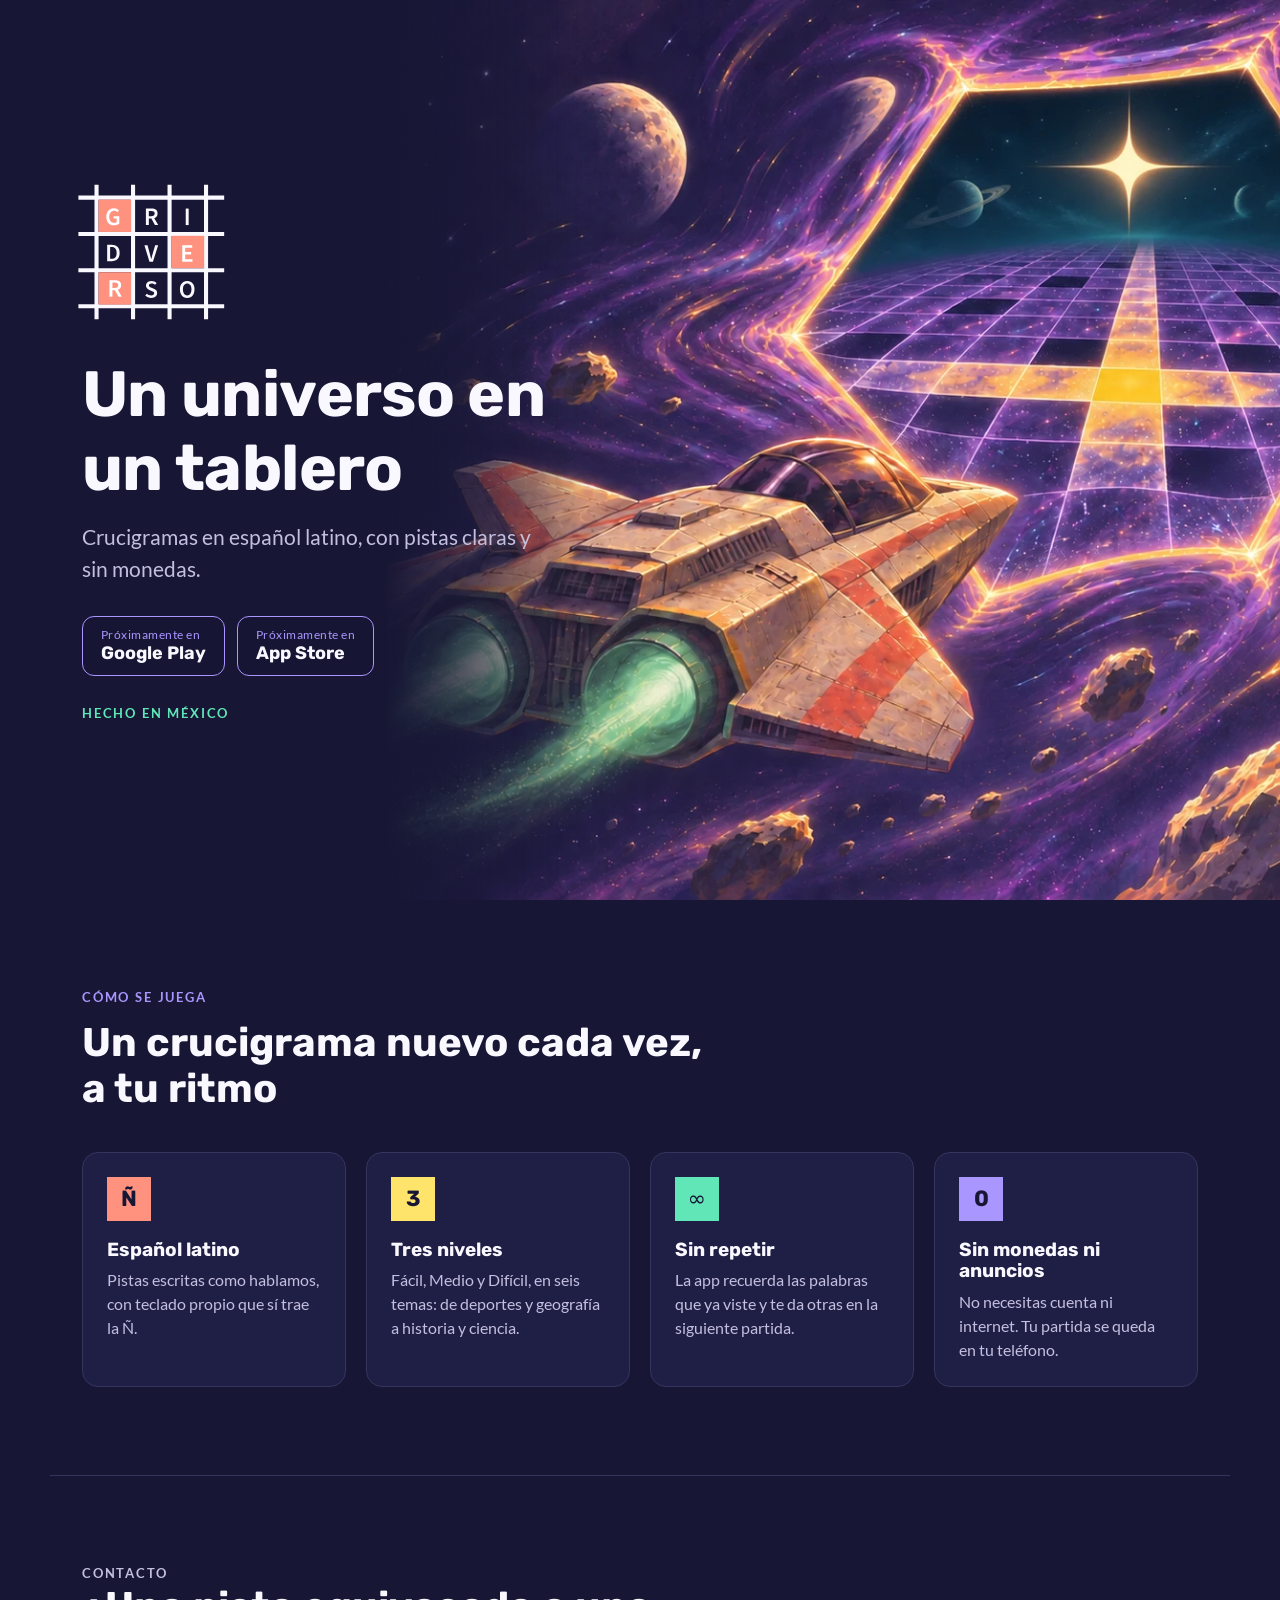
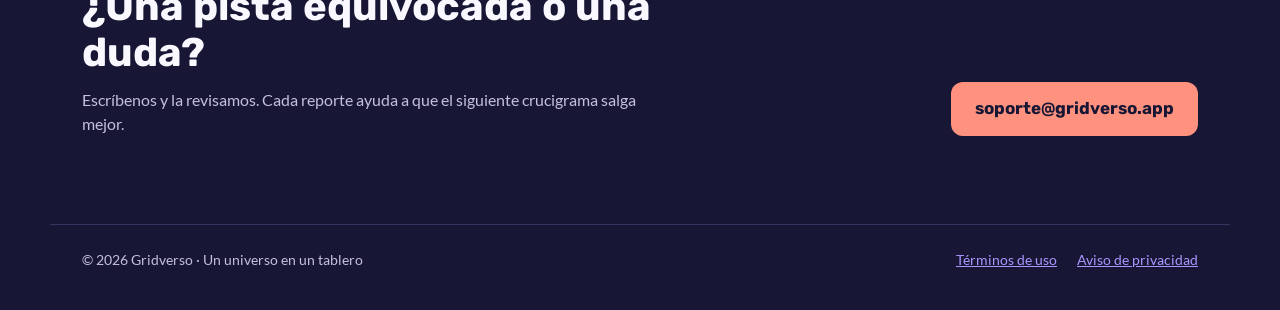
<file: index.html>
<!doctype html>
<html lang="es-MX">
<head>
  <meta charset="utf-8">
  <meta name="viewport" content="width=device-width, initial-scale=1, viewport-fit=cover">
  <meta name="description" content="Gridverso: un universo en un tablero. Crucigramas en español latino, con pistas claras y sin monedas.">
  <meta name="theme-color" content="#171735">
  <meta property="og:title" content="Gridverso — Un universo en un tablero">
  <meta property="og:description" content="Crucigramas en español latino, con pistas claras y sin monedas.">
  <meta property="og:image" content="https://gridverso.app/img/portada.webp">
  <meta property="og:url" content="https://gridverso.app/">
  <title>Gridverso</title>
  <link rel="icon" href="/img/logo-oscuro.svg" type="image/svg+xml">
  <link rel="preload" href="/fuentes/rubik-latin-700-normal.woff2" as="font" type="font/woff2" crossorigin>
  <link rel="stylesheet" href="/estilos.css">
</head>
<body>
  <header class="portada">
    <img class="portada__arte" src="/img/portada.webp" width="1672" height="941"
         alt="Una nave espacial vuela hacia un portal hexagonal que se abre a un tablero de crucigrama bajo una estrella brillante.">
    <div class="portada__contenido">
      <div class="portada__texto">
        <img class="logo" src="/img/logo-oscuro.svg" width="729" height="666" alt="Gridverso">
        <h1>Un universo en un tablero</h1>
        <p class="bajada">Crucigramas en español latino, con pistas claras y sin monedas.</p>
        <ul class="tiendas" aria-label="Disponibilidad">
          <li class="tienda"><small>Próximamente en</small><strong>Google Play</strong></li>
          <li class="tienda"><small>Próximamente en</small><strong>App Store</strong></li>
        </ul>
        <p class="etiqueta">Hecho en México</p>
      </div>
    </div>
  </header>

  <main>
    <section class="seccion" aria-labelledby="t-rasgos">
      <p class="etiqueta">Cómo se juega</p>
      <h2 id="t-rasgos">Un crucigrama nuevo cada vez, a tu ritmo</h2>
      <ul class="rasgos">
        <li class="rasgo">
          <span class="rasgo__casilla" aria-hidden="true">Ñ</span>
          <h3>Español latino</h3>
          <p>Pistas escritas como hablamos, con teclado propio que sí trae la Ñ.</p>
        </li>
        <li class="rasgo">
          <span class="rasgo__casilla" aria-hidden="true">3</span>
          <h3>Tres niveles</h3>
          <p>Fácil, Medio y Difícil, en seis temas: de deportes y geografía a historia y ciencia.</p>
        </li>
        <li class="rasgo">
          <span class="rasgo__casilla" aria-hidden="true">∞</span>
          <h3>Sin repetir</h3>
          <p>La app recuerda las palabras que ya viste y te da otras en la siguiente partida.</p>
        </li>
        <li class="rasgo">
          <span class="rasgo__casilla" aria-hidden="true">0</span>
          <h3>Sin monedas ni anuncios</h3>
          <p>No necesitas cuenta ni internet. Tu partida se queda en tu teléfono.</p>
        </li>
      </ul>
    </section>

    <section class="seccion contacto" aria-labelledby="t-contacto">
      <div>
        <p class="etiqueta">Contacto</p>
        <h2 id="t-contacto">¿Una pista equivocada o una duda?</h2>
        <p>Escríbenos y la revisamos. Cada reporte ayuda a que el siguiente crucigrama salga mejor.</p>
      </div>
      <a class="boton" href="mailto:soporte@gridverso.app">soporte@gridverso.app</a>
    </section>
  </main>

  <footer class="pie">
    <span>© 2026 Gridverso · Un universo en un tablero</span>
    <nav class="legales" aria-label="Legal">
      <a href="/terminos/">Términos de uso</a>
      <a href="/privacidad/">Aviso de privacidad</a>
    </nav>
  </footer>
</body>
</html>
</file>
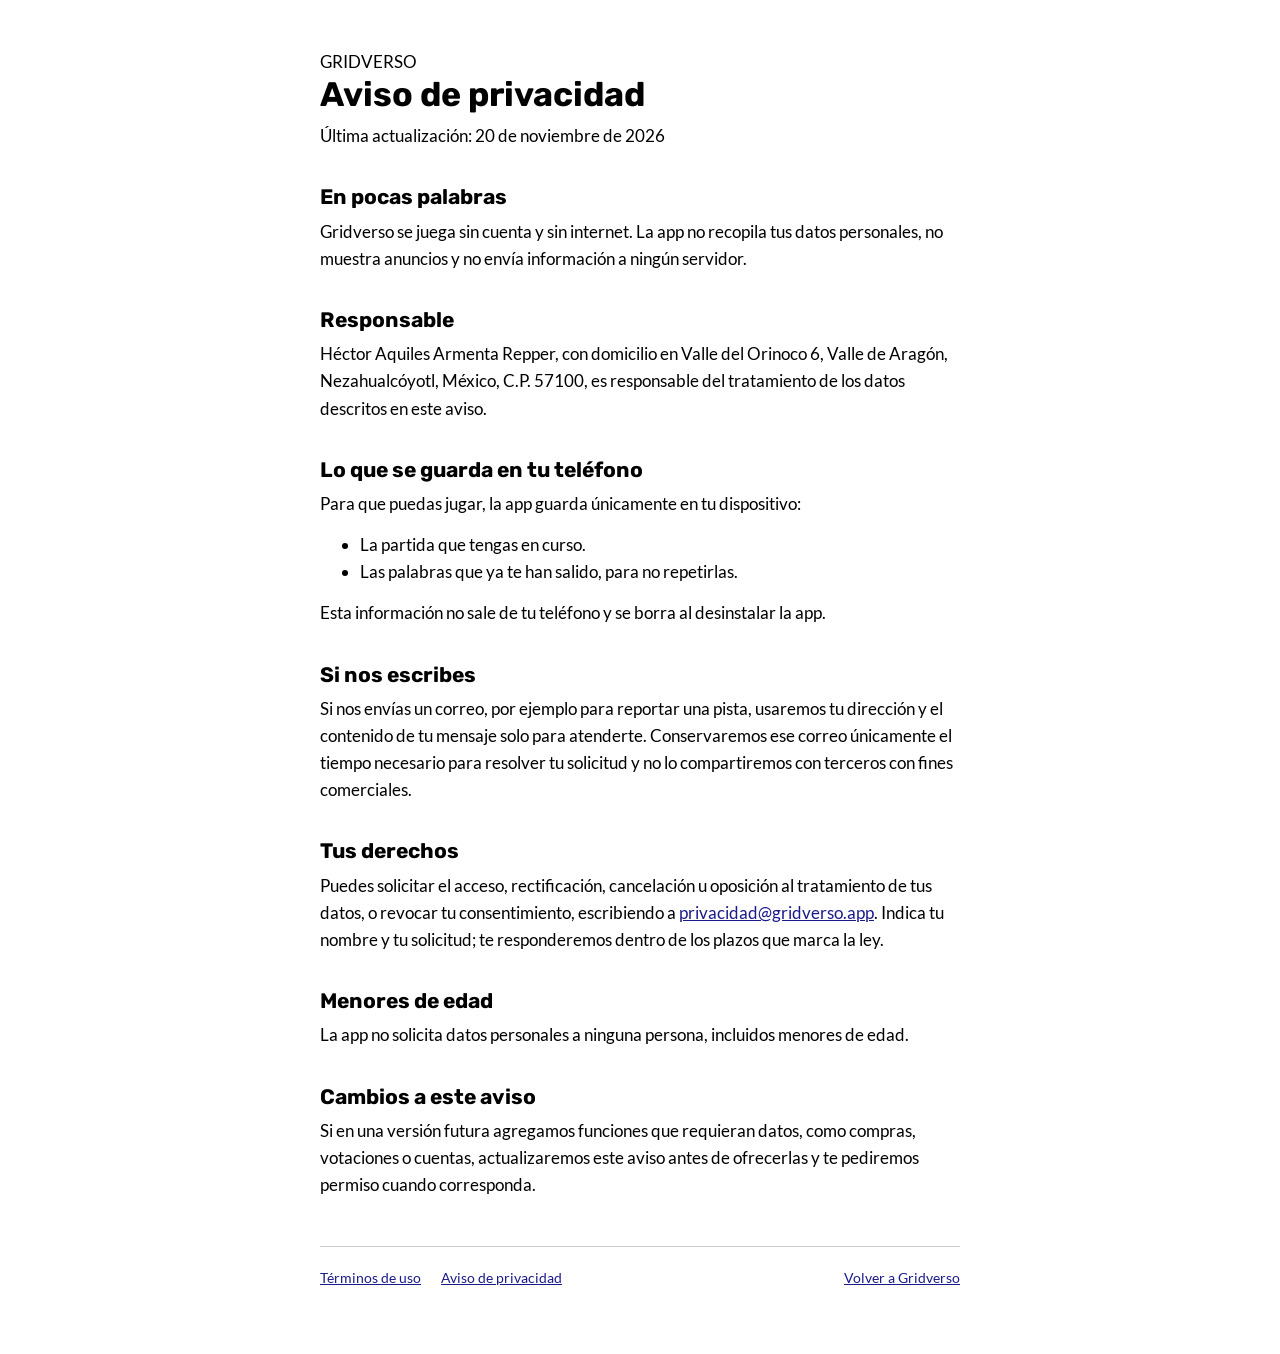
<file: privacidad/index.html>
<!doctype html>
<html lang="es-MX">
<head>
  <meta charset="utf-8">
  <meta name="viewport" content="width=device-width, initial-scale=1, viewport-fit=cover">
  <meta name="description" content="Aviso de privacidad de Gridverso.">
  <title>Aviso de privacidad de Gridverso</title>
  <link rel="stylesheet" href="/estilos.css">
</head>
<body class="legal">
  <main class="pagina">
    <a class="titulo" href="/" aria-label="Gridverso, ir al inicio">
      <span aria-hidden="true">G</span><span aria-hidden="true">R</span><span aria-hidden="true">I</span><span aria-hidden="true">D</span><span aria-hidden="true">V</span><span aria-hidden="true">E</span><span aria-hidden="true">R</span><span aria-hidden="true">S</span><span aria-hidden="true">O</span>
    </a>

    <h1>Aviso de privacidad</h1>
    <p class="nota">Última actualización: 20 de noviembre de 2026</p>

    <h2>En pocas palabras</h2>
    <p>Gridverso se juega sin cuenta y sin internet. La app no recopila tus datos personales, no muestra anuncios y no envía información a ningún servidor.</p>

    <h2>Responsable</h2>
    <p>Héctor Aquiles Armenta Repper, con domicilio en Valle del Orinoco 6, Valle de Aragón, Nezahualcóyotl, México, C.P. 57100, es responsable del tratamiento de los datos descritos en este aviso.</p>

    <h2>Lo que se guarda en tu teléfono</h2>
    <p>Para que puedas jugar, la app guarda únicamente en tu dispositivo:</p>
    <ul>
      <li>La partida que tengas en curso.</li>
      <li>Las palabras que ya te han salido, para no repetirlas.</li>
    </ul>
    <p>Esta información no sale de tu teléfono y se borra al desinstalar la app.</p>

    <h2>Si nos escribes</h2>
    <p>Si nos envías un correo, por ejemplo para reportar una pista, usaremos tu dirección y el contenido de tu mensaje solo para atenderte. Conservaremos ese correo únicamente el tiempo necesario para resolver tu solicitud y no lo compartiremos con terceros con fines comerciales.</p>

    <h2>Tus derechos</h2>
    <p>Puedes solicitar el acceso, rectificación, cancelación u oposición al tratamiento de tus datos, o revocar tu consentimiento, escribiendo a <a href="mailto:privacidad@gridverso.app">privacidad@gridverso.app</a>. Indica tu nombre y tu solicitud; te responderemos dentro de los plazos que marca la ley.</p>

    <h2>Menores de edad</h2>
    <p>La app no solicita datos personales a ninguna persona, incluidos menores de edad.</p>

    <h2>Cambios a este aviso</h2>
    <p>Si en una versión futura agregamos funciones que requieran datos, como compras, votaciones o cuentas, actualizaremos este aviso antes de ofrecerlas y te pediremos permiso cuando corresponda.</p>

    <footer class="pie">
      <nav class="legales" aria-label="Legal">
        <a href="/terminos/">Términos de uso</a>
        <a href="/privacidad/">Aviso de privacidad</a>
      </nav>
      <a href="/">Volver a Gridverso</a>
    </footer>
  </main>
</body>
</html>
</file>
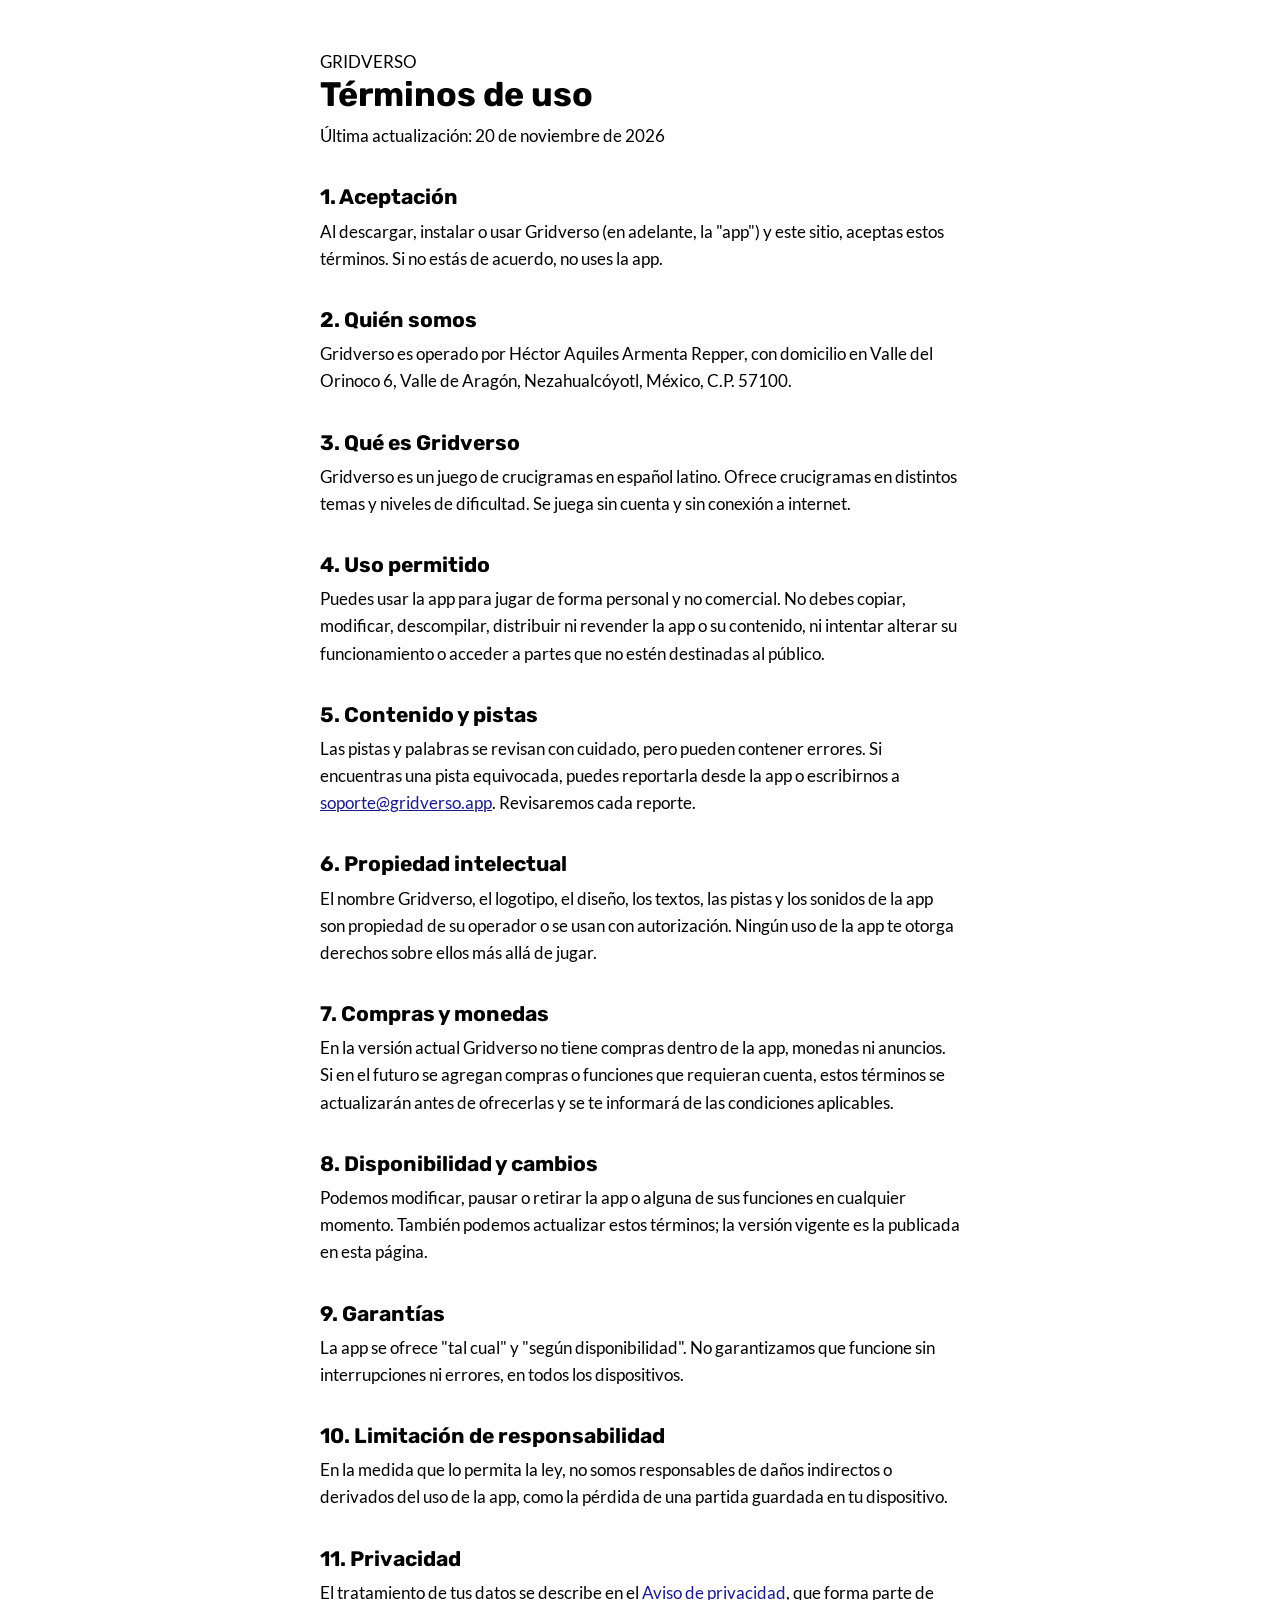
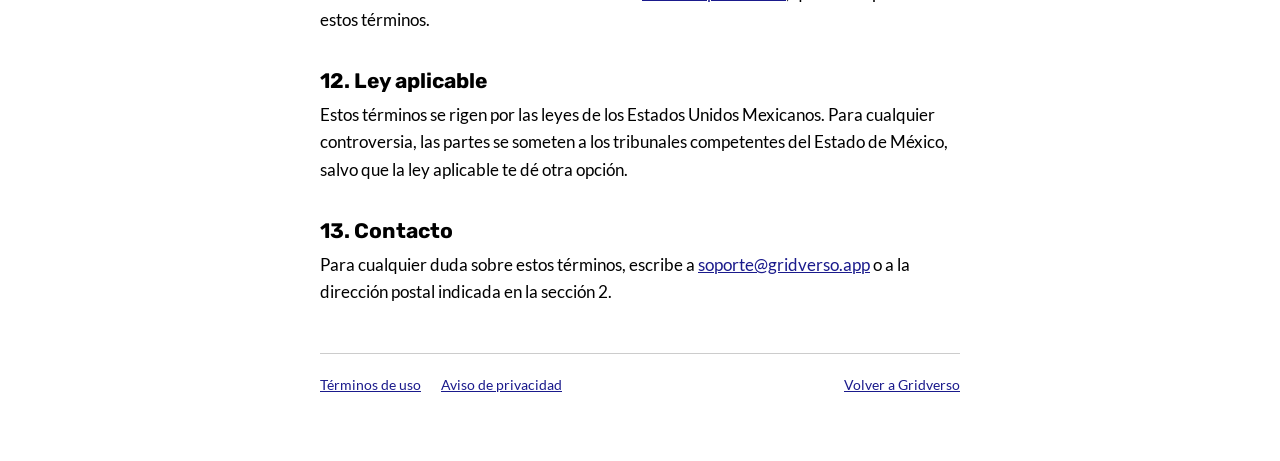
<file: terminos/index.html>
<!doctype html>
<html lang="es-MX">
<head>
  <meta charset="utf-8">
  <meta name="viewport" content="width=device-width, initial-scale=1, viewport-fit=cover">
  <meta name="description" content="Términos de uso de Gridverso.">
  <meta name="theme-color" content="#ffffff">
  <title>Términos de uso de Gridverso</title>
  <link rel="icon" href="/img/logo-oscuro.svg" type="image/svg+xml">
  <link rel="stylesheet" href="/estilos.css">
</head>
<body class="legal">
  <main class="pagina">
    <a class="titulo" href="/" aria-label="Gridverso, ir al inicio">
      <span aria-hidden="true">G</span><span aria-hidden="true">R</span><span aria-hidden="true">I</span><span aria-hidden="true">D</span><span aria-hidden="true">V</span><span aria-hidden="true">E</span><span aria-hidden="true">R</span><span aria-hidden="true">S</span><span aria-hidden="true">O</span>
    </a>

    <h1>Términos de uso</h1>
    <p class="nota">Última actualización: 20 de noviembre de 2026</p>

    <h2>1. Aceptación</h2>
    <p>Al descargar, instalar o usar Gridverso (en adelante, la "app") y este sitio, aceptas estos términos. Si no estás de acuerdo, no uses la app.</p>

    <h2>2. Quién somos</h2>
    <p>Gridverso es operado por Héctor Aquiles Armenta Repper, con domicilio en Valle del Orinoco 6, Valle de Aragón, Nezahualcóyotl, México, C.P. 57100.</p>

    <h2>3. Qué es Gridverso</h2>
    <p>Gridverso es un juego de crucigramas en español latino. Ofrece crucigramas en distintos temas y niveles de dificultad. Se juega sin cuenta y sin conexión a internet.</p>

    <h2>4. Uso permitido</h2>
    <p>Puedes usar la app para jugar de forma personal y no comercial. No debes copiar, modificar, descompilar, distribuir ni revender la app o su contenido, ni intentar alterar su funcionamiento o acceder a partes que no estén destinadas al público.</p>

    <h2>5. Contenido y pistas</h2>
    <p>Las pistas y palabras se revisan con cuidado, pero pueden contener errores. Si encuentras una pista equivocada, puedes reportarla desde la app o escribirnos a <a href="mailto:soporte@gridverso.app">soporte@gridverso.app</a>. Revisaremos cada reporte.</p>

    <h2>6. Propiedad intelectual</h2>
    <p>El nombre Gridverso, el logotipo, el diseño, los textos, las pistas y los sonidos de la app son propiedad de su operador o se usan con autorización. Ningún uso de la app te otorga derechos sobre ellos más allá de jugar.</p>

    <h2>7. Compras y monedas</h2>
    <p>En la versión actual Gridverso no tiene compras dentro de la app, monedas ni anuncios. Si en el futuro se agregan compras o funciones que requieran cuenta, estos términos se actualizarán antes de ofrecerlas y se te informará de las condiciones aplicables.</p>

    <h2>8. Disponibilidad y cambios</h2>
    <p>Podemos modificar, pausar o retirar la app o alguna de sus funciones en cualquier momento. También podemos actualizar estos términos; la versión vigente es la publicada en esta página.</p>

    <h2>9. Garantías</h2>
    <p>La app se ofrece "tal cual" y "según disponibilidad". No garantizamos que funcione sin interrupciones ni errores, en todos los dispositivos.</p>

    <h2>10. Limitación de responsabilidad</h2>
    <p>En la medida que lo permita la ley, no somos responsables de daños indirectos o derivados del uso de la app, como la pérdida de una partida guardada en tu dispositivo.</p>

    <h2>11. Privacidad</h2>
    <p>El tratamiento de tus datos se describe en el <a href="/privacidad/">Aviso de privacidad</a>, que forma parte de estos términos.</p>

    <h2>12. Ley aplicable</h2>
    <p>Estos términos se rigen por las leyes de los Estados Unidos Mexicanos. Para cualquier controversia, las partes se someten a los tribunales competentes del Estado de México, salvo que la ley aplicable te dé otra opción.</p>

    <h2>13. Contacto</h2>
    <p>Para cualquier duda sobre estos términos, escribe a <a href="mailto:soporte@gridverso.app">soporte@gridverso.app</a> o a la dirección postal indicada en la sección 2.</p>

    <footer class="pie">
      <nav class="legales" aria-label="Legal">
        <a href="/terminos/">Términos de uso</a>
        <a href="/privacidad/">Aviso de privacidad</a>
      </nav>
      <a href="/">Volver a Gridverso</a>
    </footer>
  </main>
</body>
</html>
</file>
<file: estilos.css>
/* Gridverso — identidad visual v3: Tinta, Papel, Órbita, Coral, Chispa, Menta · Rubik + Lato */
@font-face { font-family: "Rubik"; font-weight: 700; font-display: swap; src: url("/fuentes/rubik-latin-700-normal.woff2") format("woff2"); }
@font-face { font-family: "Lato"; font-weight: 400; font-display: swap; src: url("/fuentes/lato-latin-400-normal.woff2") format("woff2"); }
@font-face { font-family: "Lato"; font-weight: 700; font-display: swap; src: url("/fuentes/lato-latin-700-normal.woff2") format("woff2"); }

:root {
  --tinta: #171735;
  --tinta-2: #1f1f45;
  --papel: #faf8ff;
  --orbita: #aa96ff;
  --coral: #ff927e;
  --chispa: #ffe46b;
  --menta: #60e6b7;
  --tenue: #c4bfe0;
  --linea: #34345e;
  --titular: "Rubik", system-ui, sans-serif;
  --texto: "Lato", system-ui, sans-serif;
}

* { box-sizing: border-box; }

body {
  margin: 0;
  background: var(--tinta);
  color: var(--papel);
  font-family: var(--texto);
  font-size: 16px;
  line-height: 1.5;
}

h1, h2, h3 { font-family: var(--titular); font-weight: 700; line-height: 1.15; }
a { color: var(--orbita); }
a:focus-visible { outline: 2px solid var(--chispa); outline-offset: 3px; border-radius: 4px; }

.etiqueta {
  margin: 0;
  font-size: 13px;
  font-weight: 700;
  letter-spacing: .14em;
  text-transform: uppercase;
}

/* ---------- Portada ---------- */
.portada {
  position: relative;
  min-height: 100svh;
  display: grid;
  align-items: center;
  overflow: hidden;
  isolation: isolate;
}

.portada__arte {
  position: absolute;
  inset: 0 0 0 auto;
  z-index: -1;
  width: min(100%, max(70%, 100% - 420px));
  height: 100%;
  object-fit: cover;
  object-position: 70% center;
  -webkit-mask-image: linear-gradient(90deg, transparent 0, #000 22%);
  mask-image: linear-gradient(90deg, transparent 0, #000 22%);
}

/* La parte vacía de la ilustración queda a la izquierda: ahí va el texto. */
.portada::after {
  content: "";
  position: absolute;
  inset: 0;
  z-index: -1;
  background: linear-gradient(90deg, rgba(23,23,53,.85) 0%, rgba(23,23,53,.4) 30%, rgba(23,23,53,0) 48%);
}

.portada__contenido {
  width: min(1180px, 100%);
  margin: 0 auto;
  padding: 48px max(32px, env(safe-area-inset-left, 0px));
}

.portada__texto { max-width: 470px; }

.logo { display: block; width: 168px; height: auto; margin: 0 0 28px -14px; }

.portada h1 {
  margin: 0 0 16px;
  font-size: clamp(40px, 5.4vw, 64px);
  letter-spacing: -.01em;
}

.bajada { margin: 0 0 32px; font-size: clamp(18px, 2vw, 21px); color: var(--tenue); }

.tiendas { display: flex; flex-wrap: wrap; gap: 12px; margin: 0 0 28px; padding: 0; list-style: none; }

.tienda {
  display: flex;
  flex-direction: column;
  padding: 10px 18px;
  border: 1.5px solid var(--orbita);
  border-radius: 12px;
  background: rgba(23,23,53,.6);
  line-height: 1.25;
}
.tienda small { font-size: 12px; color: var(--orbita); letter-spacing: .04em; }
.tienda strong { font-family: var(--titular); font-size: 18px; }

.portada .etiqueta { color: var(--menta); }

/* ---------- Secciones ---------- */
.seccion {
  width: min(1180px, 100%);
  margin: 0 auto;
  padding: 88px 32px;
}

.seccion > .etiqueta { color: var(--orbita); margin-bottom: 12px; }
.seccion h2 { margin: 0 0 40px; font-size: clamp(28px, 3.4vw, 40px); max-width: 640px; }

.rasgos {
  display: grid;
  grid-template-columns: repeat(4, 1fr);
  gap: 20px;
  margin: 0;
  padding: 0;
  list-style: none;
}

.rasgo {
  padding: 24px;
  border: 1px solid var(--linea);
  border-radius: 16px;
  background: var(--tinta-2);
}

.rasgo__casilla {
  display: grid;
  place-items: center;
  width: 44px;
  height: 44px;
  margin-bottom: 18px;
  font-family: var(--titular);
  font-size: 22px;
  color: var(--tinta);
}
.rasgo:nth-child(1) .rasgo__casilla { background: var(--coral); }
.rasgo:nth-child(2) .rasgo__casilla { background: var(--chispa); }
.rasgo:nth-child(3) .rasgo__casilla { background: var(--menta); }
.rasgo:nth-child(4) .rasgo__casilla { background: var(--orbita); }

.rasgo h3 { margin: 0 0 8px; font-size: 19px; }
.rasgo p { margin: 0; color: var(--tenue); }

.contacto {
  border-top: 1px solid var(--linea);
  display: grid;
  grid-template-columns: 1fr auto;
  gap: 24px 48px;
  align-items: end;
}
.contacto h2 { margin-bottom: 12px; }
.contacto p { margin: 0; color: var(--tenue); max-width: 560px; }

.boton {
  display: inline-block;
  padding: 14px 24px;
  border-radius: 12px;
  background: var(--coral);
  color: var(--tinta);
  font-family: var(--titular);
  font-size: 17px;
  text-decoration: none;
  white-space: nowrap;
}
.boton:hover { background: #ffa898; }

.pie {
  width: min(1180px, 100%);
  margin: 0 auto;
  padding: 24px 32px 40px;
  border-top: 1px solid var(--linea);
  display: flex;
  flex-wrap: wrap;
  justify-content: space-between;
  gap: 8px 24px;
  font-size: 14px;
  color: var(--tenue);
}

/* ---------- Páginas de texto (aviso de privacidad, términos) ---------- */
.pagina { max-width: 680px; margin: 0 auto; padding: 48px 20px 64px; font-size: 17px; line-height: 1.6; }
.pagina h1 { font-size: 34px; margin: 0 0 8px; }
.pagina h2 { font-size: 21px; margin: 36px 0 8px; }
.pagina p, .pagina ul { margin: 0 0 14px; }
.pagina .logo { width: 112px; margin: 0 0 32px -9px; }
.nota { color: var(--tenue); margin: 0 0 32px; }
.pagina .pie { padding: 20px 0 0; margin-top: 48px; }
.pendiente { background: var(--chispa); color: var(--tinta); padding: 0 6px; font-weight: 700; }

/* Páginas legales: fondo blanco, texto negro. */
body.legal { background: #ffffff; color: #000000; }
body.legal h1, body.legal h2 { color: #000000; }
body.legal a { color: #1a1a8c; }
body.legal .nota, body.legal .pie { color: #000000; border-top-color: #cccccc; }
body.legal .titulo { color: #000000; text-decoration: none; }
body.legal .pie a { color: #1a1a8c; }
.legales { display: flex; flex-wrap: wrap; gap: 8px 20px; }

/* ---------- Celular ---------- */
@media (max-width: 900px) {
  .rasgos { grid-template-columns: repeat(2, 1fr); }
}

@media (max-width: 640px) {
  /* En vertical: el arte arriba, encuadrado en el portal; el texto abajo, sobre Tinta. */
  .portada { display: block; min-height: 0; }
  .portada::after { display: none; }
  .portada__arte {
    position: static; display: block; width: 100%; height: 58svh; min-height: 360px; max-height: 560px;
    object-position: 74% center;
    -webkit-mask-image: linear-gradient(180deg, #000 70%, transparent 100%);
    mask-image: linear-gradient(180deg, #000 70%, transparent 100%);
  }
  .portada__contenido { position: relative; padding: 0 16px 40px; margin-top: -56px; }
  .logo { width: 128px; margin: 0 0 20px -11px; }
  .seccion { padding: 64px 16px; }
  .rasgos { grid-template-columns: 1fr; }
  .contacto { grid-template-columns: 1fr; }
  .pie { padding: 24px 16px 32px; }
}

@media (prefers-reduced-motion: no-preference) {
  .portada__texto > * { animation: entrar .7s cubic-bezier(.2,.7,.2,1) both; }
  .portada__texto > :nth-child(2) { animation-delay: .08s; }
  .portada__texto > :nth-child(3) { animation-delay: .16s; }
  .portada__texto > :nth-child(4) { animation-delay: .24s; }
  .portada__texto > :nth-child(5) { animation-delay: .32s; }
  @keyframes entrar { from { opacity: 0; transform: translateY(14px); } }
}
</file>
